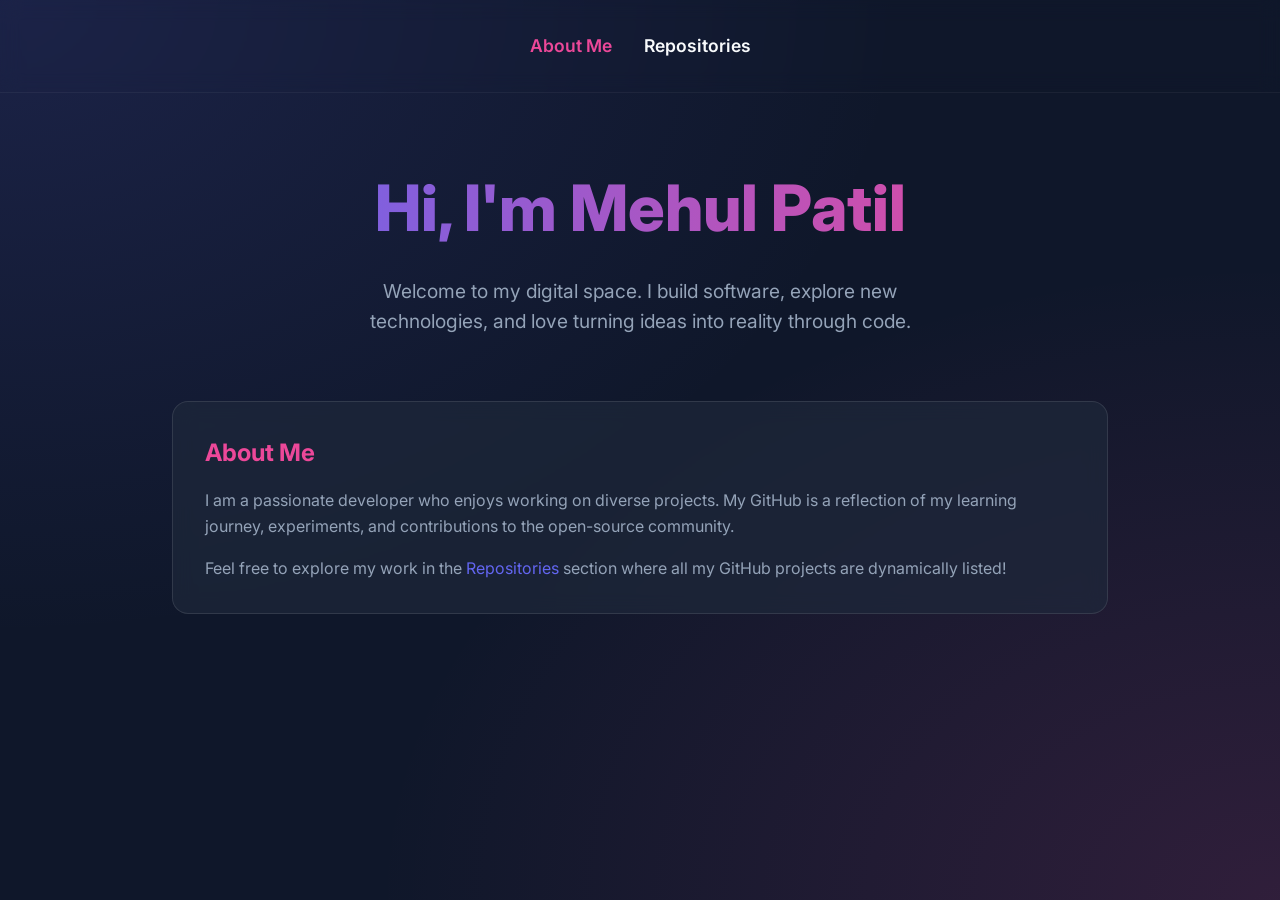
<file: index.html>
<!DOCTYPE html>
<html lang="en">
<head>
    <meta charset="UTF-8">
    <meta name="viewport" content="width=device-width, initial-scale=1.0">
    <title>Mehul Patil | Portfolio</title>
    <link rel="stylesheet" href="styles.css">
</head>
<body>
    <nav>
        <a href="index.html" class="active">About Me</a>
        <a href="repos.html">Repositories</a>
    </nav>

    <main>
        <section class="hero">
            <h1>Hi, I'm Mehul Patil</h1>
            <p>Welcome to my digital space. I build software, explore new technologies, and love turning ideas into reality through code.</p>
        </section>

        <div style="background: var(--card-bg); padding: 2rem; border-radius: 16px; border: 1px solid rgba(255,255,255,0.1); backdrop-filter: blur(10px);">
            <h2 style="margin-bottom: 1rem; color: var(--secondary);">About Me</h2>
            <p style="color: var(--text-muted); margin-bottom: 1rem;">
                I am a passionate developer who enjoys working on diverse projects. My GitHub is a reflection of my learning journey, experiments, and contributions to the open-source community.
            </p>
            <p style="color: var(--text-muted);">
                Feel free to explore my work in the <a href="repos.html" style="color: var(--primary); text-decoration: none;">Repositories</a> section where all my GitHub projects are dynamically listed!
            </p>
        </div>
    </main>
</body>
</html>
</file>
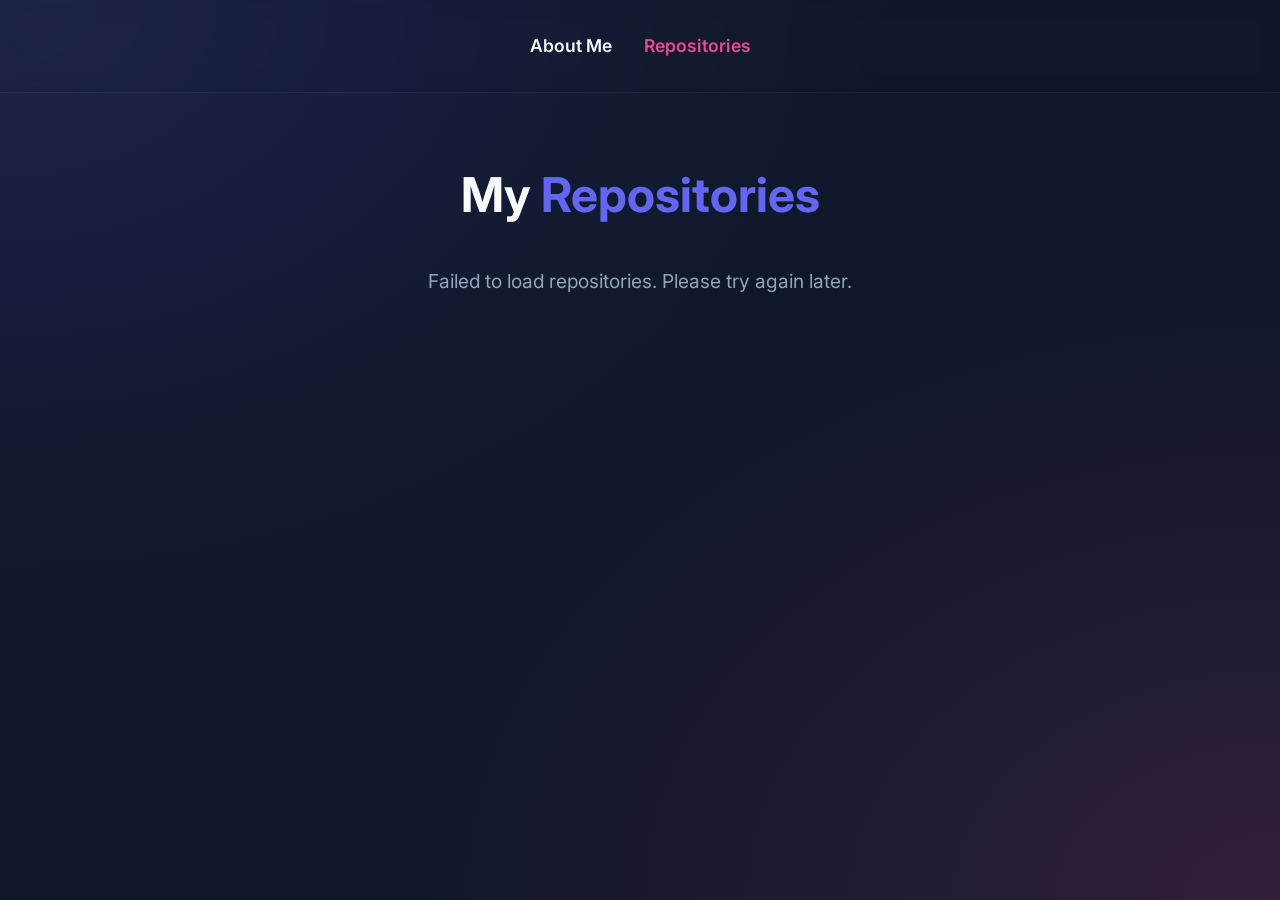
<file: repos.html>
<!DOCTYPE html>
<html lang="en">
<head>
    <meta charset="UTF-8">
    <meta name="viewport" content="width=device-width, initial-scale=1.0">
    <title>Repositories | Mehul Patil</title>
    <link rel="stylesheet" href="styles.css">
</head>
<body>
    <nav>
        <a href="index.html">About Me</a>
        <a href="repos.html" class="active">Repositories</a>
    </nav>

    <main>
        <h1 style="text-align: center; margin-bottom: 2rem; font-size: 3rem;">My <span style="color: var(--primary)">Repositories</span></h1>
        
        <div id="loader" class="loader">Fetching repositories from GitHub...</div>
        <div id="repo-container" class="repo-grid"></div>
    </main>

    <script>
        const username = 'mehulpatil17';
        const repoContainer = document.getElementById('repo-container');
        const loader = document.getElementById('loader');

        fetch(`https://api.github.com/users/${username}/repos?sort=updated`)
            .then(response => response.json())
            .then(repos => {
                loader.style.display = 'none';
                repos.forEach(repo => {
                    const card = document.createElement('div');
                    card.className = 'repo-card';
                    
                    const description = repo.description || 'No description provided.';
                    const language = repo.language || 'Markdown';
                    
                    card.innerHTML = `
                        <h3>${repo.name}</h3>
                        <p>${description}</p>
                        <div class="repo-meta">
                            <span>🔵 ${language}</span>
                            <span>⭐ ${repo.stargazers_count} | 🍴 ${repo.forks_count}</span>
                        </div>
                        <a href="${repo.html_url}" target="_blank" class="repo-link">View Code</a>
                    `;
                    repoContainer.appendChild(card);
                });
            })
            .catch(error => {
                loader.innerText = 'Failed to load repositories. Please try again later.';
                console.error('Error fetching repos:', error);
            });
    </script>
</body>
</html>
</file>
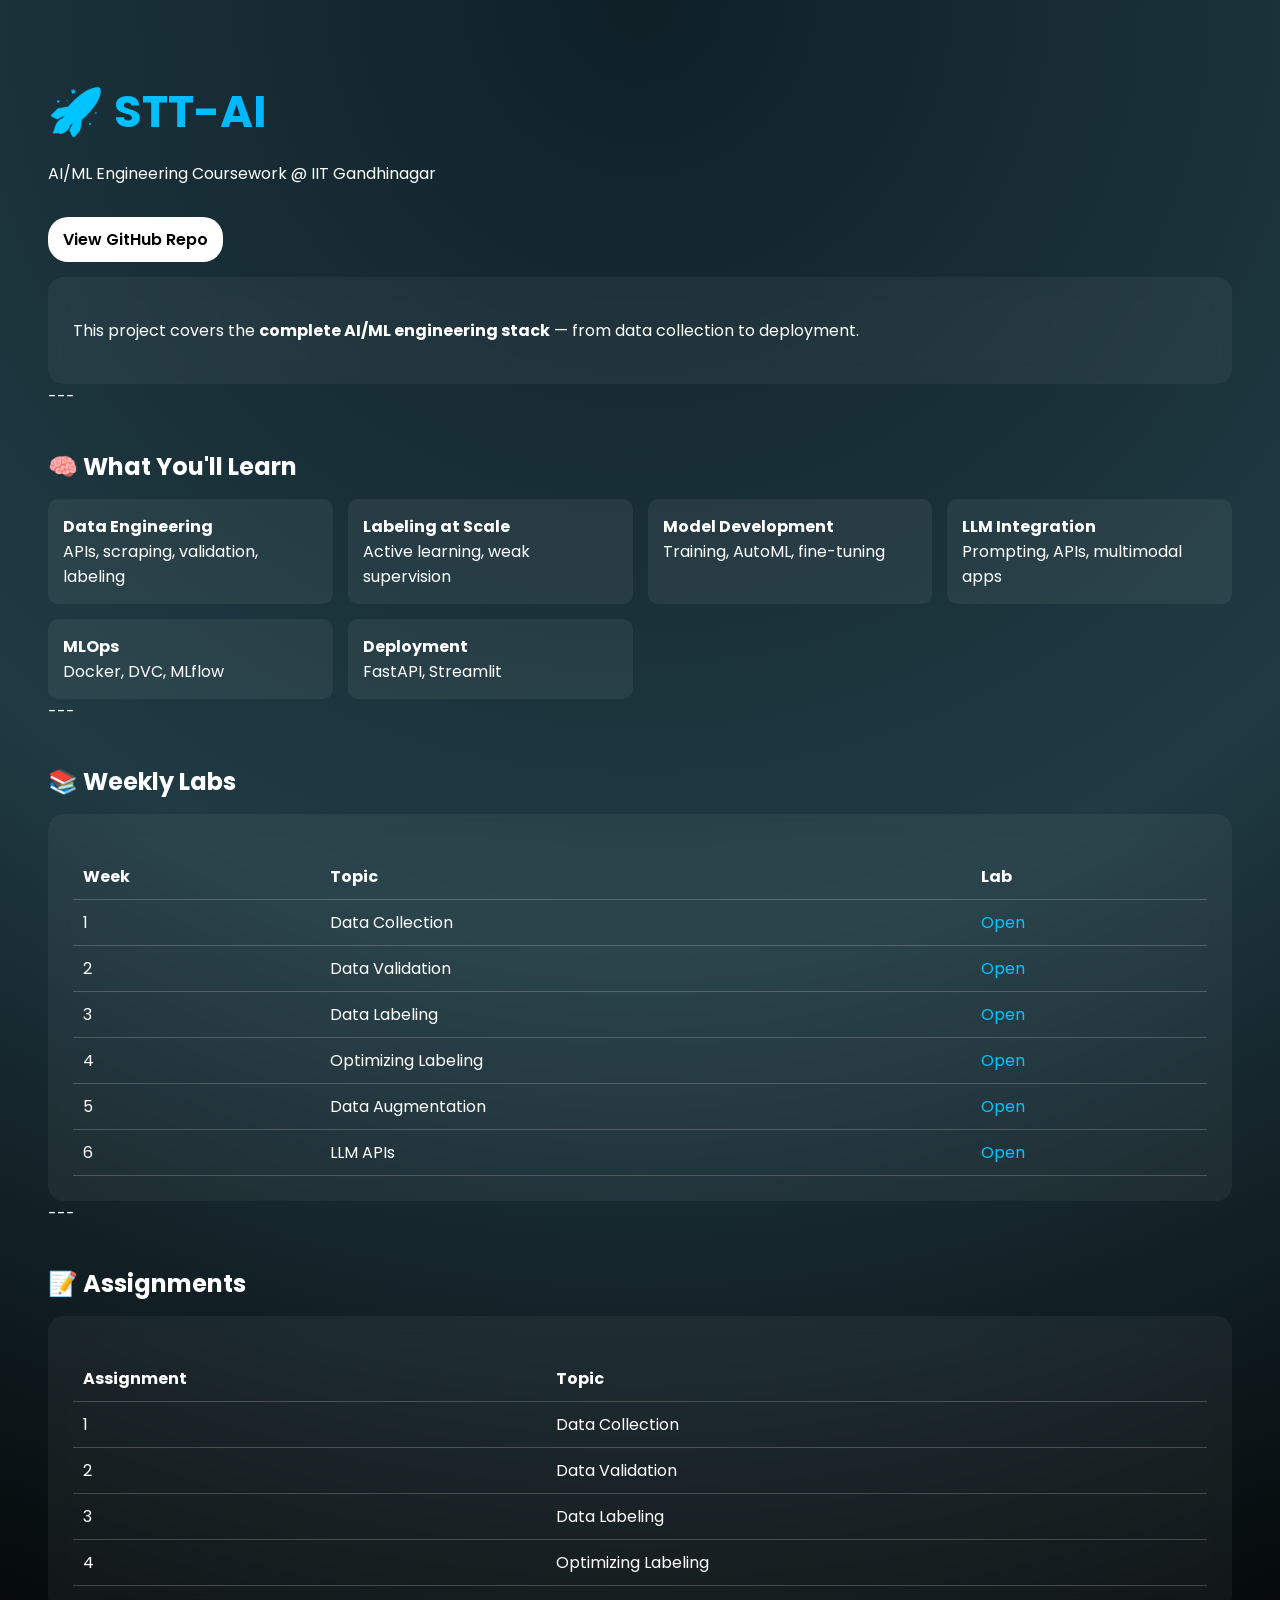
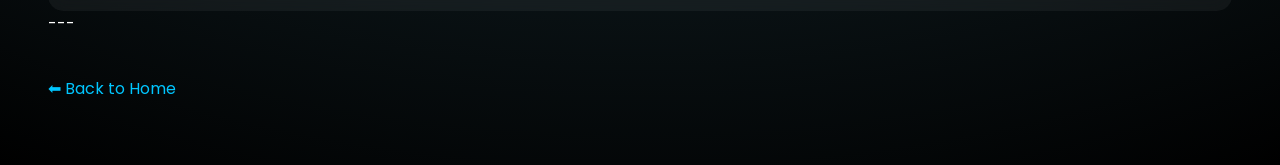
<file: sttai.html>
<!DOCTYPE html>
<html lang="en">
<head>
  <meta charset="UTF-8">
  <meta name="viewport" content="width=device-width, initial-scale=1.0">
  <title>STT-AI Project</title>

  <link href="https://fonts.googleapis.com/css2?family=Poppins:wght@300;400;600&display=swap" rel="stylesheet">

  <style>
    body {
      font-family: 'Poppins', sans-serif;
      background: radial-gradient(circle at top, #0f2027, #203a43, #000);
      color: white;
      padding: 40px;
    }

    h1 {
      font-size: 2.8rem;
      margin-bottom: 10px;
      background: linear-gradient(90deg, #00c6ff, #0072ff);
      -webkit-background-clip: text;
      color: transparent;
    }

    h2 {
      margin-top: 40px;
      margin-bottom: 15px;
    }

    .card {
      background: rgba(255,255,255,0.05);
      padding: 25px;
      border-radius: 15px;
      margin-top: 15px;
      backdrop-filter: blur(10px);
    }

    .grid {
      display: grid;
      grid-template-columns: repeat(auto-fit, minmax(250px, 1fr));
      gap: 15px;
    }

    .box {
      background: rgba(255,255,255,0.06);
      padding: 15px;
      border-radius: 10px;
    }

    table {
      width: 100%;
      border-collapse: collapse;
      margin-top: 15px;
    }

    th, td {
      border-bottom: 1px solid rgba(255,255,255,0.2);
      padding: 10px;
      text-align: left;
    }

    a {
      color: #00c6ff;
      text-decoration: none;
    }

    .btn {
      display: inline-block;
      margin-top: 15px;
      padding: 10px 15px;
      background: white;
      color: black;
      border-radius: 20px;
      font-weight: 600;
    }
  </style>
</head>

<body>

<h1>🚀 STT-AI</h1>
<p>AI/ML Engineering Coursework @ IIT Gandhinagar</p>

<a href="https://github.com/mehulpatil17/STT-AI" target="_blank" class="btn">
  View GitHub Repo
</a>

<div class="card">
  <p>
    This project covers the <b>complete AI/ML engineering stack</b> — from data collection to deployment.
  </p>
</div>

---

<h2>🧠 What You'll Learn</h2>

<div class="grid">
  <div class="box"><b>Data Engineering</b><br>APIs, scraping, validation, labeling</div>
  <div class="box"><b>Labeling at Scale</b><br>Active learning, weak supervision</div>
  <div class="box"><b>Model Development</b><br>Training, AutoML, fine-tuning</div>
  <div class="box"><b>LLM Integration</b><br>Prompting, APIs, multimodal apps</div>
  <div class="box"><b>MLOps</b><br>Docker, DVC, MLflow</div>
  <div class="box"><b>Deployment</b><br>FastAPI, Streamlit</div>
</div>

---

<h2>📚 Weekly Labs</h2>

<div class="card">
<table>
<tr>
  <th>Week</th>
  <th>Topic</th>
  <th>Lab</th>
</tr>

<tr><td>1</td><td>Data Collection</td><td><a href="LABS/Week%201/week01-data-collection-lab.ipynb">Open</a></td></tr>
<tr><td>2</td><td>Data Validation</td><td><a href="LABS/Week%202/week02-data-validation-lab.ipynb">Open</a></td></tr>
<tr><td>3</td><td>Data Labeling</td><td><a href="LABS/Week%203/week03-data-labeling-lab.ipynb">Open</a></td></tr>
<tr><td>4</td><td>Optimizing Labeling</td><td><a href="LABS/Week%204/week04-optimizing-labeling-lab.ipynb">Open</a></td></tr>
<tr><td>5</td><td>Data Augmentation</td><td><a href="LABS/Week%205/week05-data-augmentation-lab.ipynb">Open</a></td></tr>
<tr><td>6</td><td>LLM APIs</td><td><a href="LABS/Week%206/week06-llm-apis-lab.ipynb">Open</a></td></tr>
</table>
</div>

---

<h2>📝 Assignments</h2>

<div class="card">
<table>
<tr>
  <th>Assignment</th>
  <th>Topic</th>
</tr>

<tr><td>1</td><td>Data Collection</td></tr>
<tr><td>2</td><td>Data Validation</td></tr>
<tr><td>3</td><td>Data Labeling</td></tr>
<tr><td>4</td><td>Optimizing Labeling</td></tr>

</table>
</div>

---

<p style="margin-top:40px;">
  <a href="index.html">⬅ Back to Home</a>
</p>

</body>
</html>
</file>
<file: styles.css>
@import url('https://fonts.googleapis.com/css2?family=Inter:wght@300;400;600;800&display=swap');

:root {
    --primary: #6366f1;
    --secondary: #ec4899;
    --bg-color: #0f172a;
    --text-main: #f8fafc;
    --text-muted: #94a3b8;
    --card-bg: rgba(30, 41, 59, 0.7);
}

* {
    margin: 0;
    padding: 0;
    box-sizing: border-box;
}

body {
    font-family: 'Inter', sans-serif;
    background-color: var(--bg-color);
    color: var(--text-main);
    min-height: 100vh;
    background-image: 
        radial-gradient(at 0% 0%, rgba(99, 102, 241, 0.15) 0px, transparent 50%),
        radial-gradient(at 100% 100%, rgba(236, 72, 153, 0.15) 0px, transparent 50%);
    background-attachment: fixed;
    line-height: 1.6;
}

nav {
    display: flex;
    justify-content: center;
    gap: 2rem;
    padding: 2rem;
    backdrop-filter: blur(10px);
    border-bottom: 1px solid rgba(255,255,255,0.05);
}

nav a {
    color: var(--text-main);
    text-decoration: none;
    font-weight: 600;
    font-size: 1.1rem;
    transition: color 0.3s ease;
}

nav a:hover, nav a.active {
    color: var(--secondary);
}

main {
    max-width: 1000px;
    margin: 0 auto;
    padding: 4rem 2rem;
    animation: fadeIn 1s ease-out;
}

.hero {
    text-align: center;
    margin-bottom: 4rem;
}

.hero h1 {
    font-size: 4rem;
    font-weight: 800;
    background: linear-gradient(to right, var(--primary), var(--secondary));
    -webkit-background-clip: text;
    -webkit-text-fill-color: transparent;
    margin-bottom: 1rem;
}

.hero p {
    font-size: 1.2rem;
    color: var(--text-muted);
    max-width: 600px;
    margin: 0 auto;
}

.repo-grid {
    display: grid;
    grid-template-columns: repeat(auto-fit, minmax(300px, 1fr));
    gap: 1.5rem;
    margin-top: 2rem;
}

.repo-card {
    background: var(--card-bg);
    border: 1px solid rgba(255,255,255,0.1);
    border-radius: 16px;
    padding: 1.5rem;
    backdrop-filter: blur(10px);
    transition: transform 0.3s ease, border-color 0.3s ease;
    display: flex;
    flex-direction: column;
}

.repo-card:hover {
    transform: translateY(-5px);
    border-color: var(--primary);
}

.repo-card h3 {
    font-size: 1.25rem;
    margin-bottom: 0.5rem;
    color: var(--primary);
}

.repo-card p {
    color: var(--text-muted);
    font-size: 0.95rem;
    margin-bottom: 1rem;
    flex-grow: 1;
}

.repo-meta {
    display: flex;
    justify-content: space-between;
    font-size: 0.85rem;
    color: var(--text-main);
    margin-bottom: 1rem;
}

.repo-link {
    display: inline-block;
    padding: 0.5rem 1rem;
    background: linear-gradient(to right, var(--primary), var(--secondary));
    color: white;
    text-decoration: none;
    border-radius: 8px;
    text-align: center;
    font-weight: 600;
    transition: opacity 0.3s ease;
}

.repo-link:hover {
    opacity: 0.9;
}

.loader {
    text-align: center;
    color: var(--text-muted);
    font-size: 1.2rem;
}

@keyframes fadeIn {
    from { opacity: 0; transform: translateY(20px); }
    to { opacity: 1; transform: translateY(0); }
}
</file>
